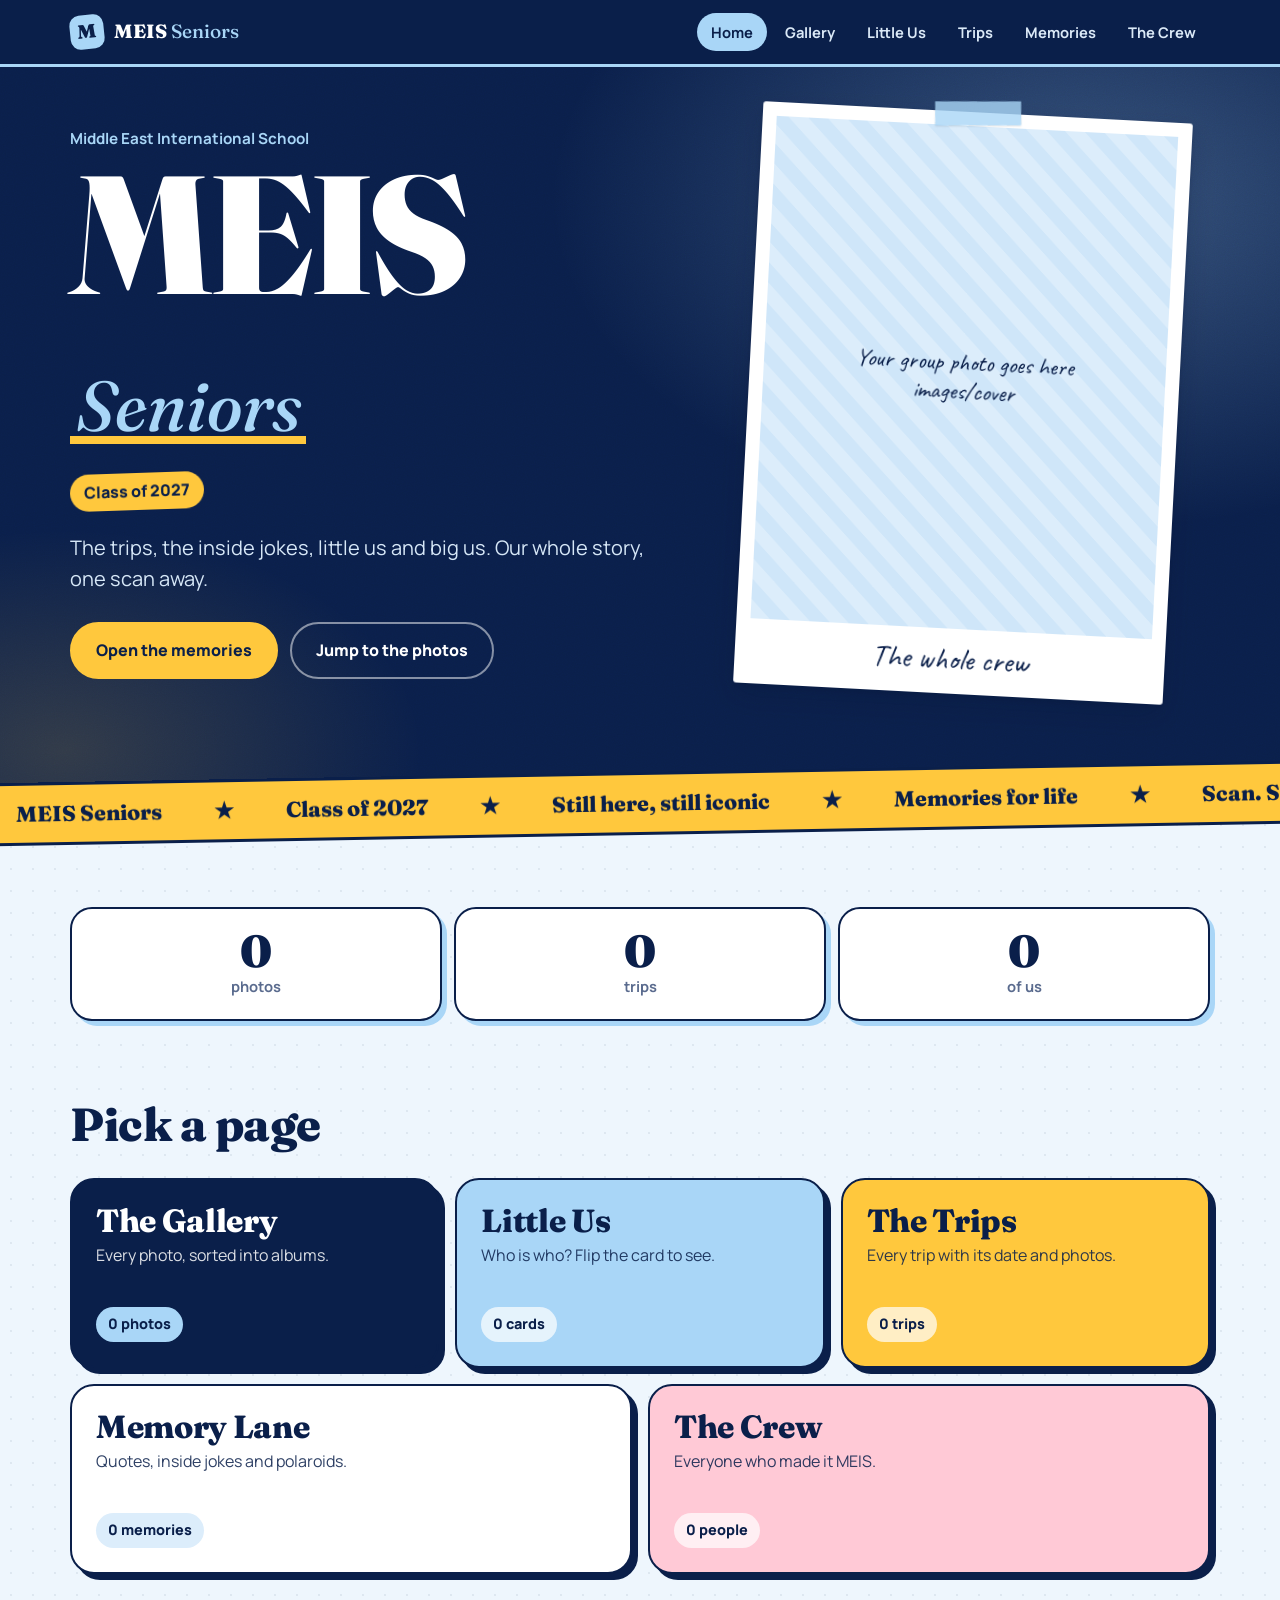
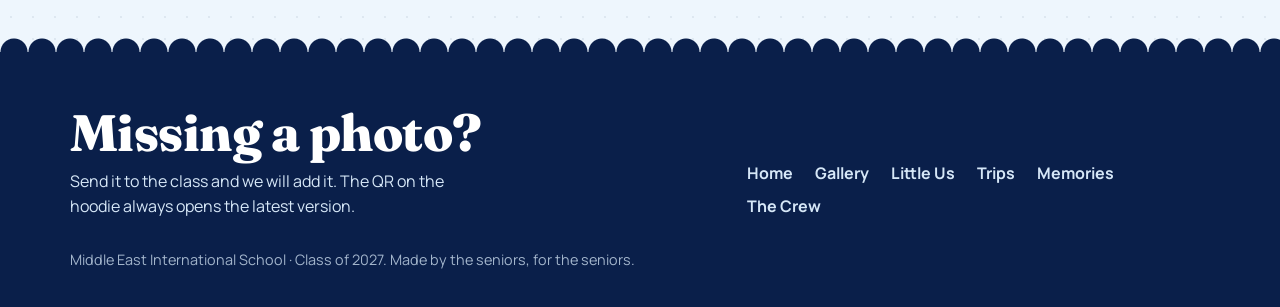
<file: index.html>
<!doctype html>
<html lang="en">
<head>
<meta charset="utf-8">
<meta name="viewport" content="width=device-width,initial-scale=1">
<title>MEIS Seniors</title>
<meta name="description" content="The MEIS Seniors memory site: photos, trips, little us and the whole crew.">
<meta name="robots" content="noindex,nofollow">
<meta name="theme-color" content="#0A1F4A">
<link rel="icon" href="favicon.svg" type="image/svg+xml">
<link rel="preconnect" href="https://fonts.googleapis.com">
<link rel="preconnect" href="https://fonts.gstatic.com" crossorigin>
<link href="https://fonts.googleapis.com/css2?family=Caveat:wght@500;700&family=Fraunces:ital,wght@0,600;0,800;0,900;1,500&family=Manrope:wght@500;600;700;800&display=swap" rel="stylesheet">
<link rel="stylesheet" href="css/style.css">
</head>
<body data-page="home">
<main id="app"><noscript><p style="padding:120px 20px">This page needs JavaScript to show the photos.</p></noscript></main>
<script src="js/core.js"></script>
<script src="js/pages.js"></script>
</body>
</html>
</file>
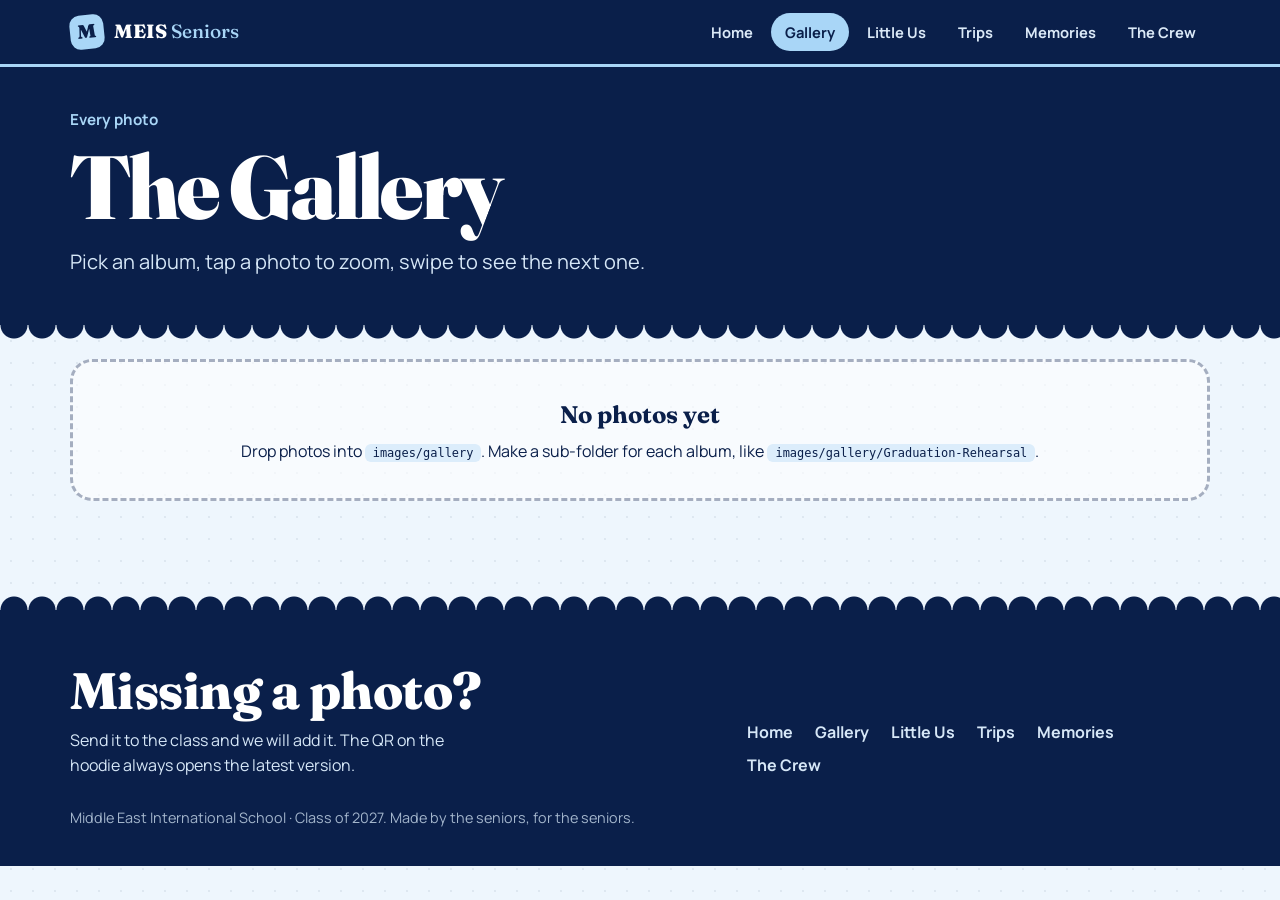
<file: gallery.html>
<!doctype html>
<html lang="en">
<head>
<meta charset="utf-8">
<meta name="viewport" content="width=device-width,initial-scale=1">
<title>The Gallery · MEIS Seniors</title>
<meta name="description" content="Every photo from the MEIS Seniors, sorted into albums.">
<meta name="robots" content="noindex,nofollow">
<meta name="theme-color" content="#0A1F4A">
<link rel="icon" href="favicon.svg" type="image/svg+xml">
<link rel="preconnect" href="https://fonts.googleapis.com">
<link rel="preconnect" href="https://fonts.gstatic.com" crossorigin>
<link href="https://fonts.googleapis.com/css2?family=Caveat:wght@500;700&family=Fraunces:ital,wght@0,600;0,800;0,900;1,500&family=Manrope:wght@500;600;700;800&display=swap" rel="stylesheet">
<link rel="stylesheet" href="css/style.css">
</head>
<body data-page="gallery">
<main id="app"><noscript><p style="padding:120px 20px">This page needs JavaScript to show the photos.</p></noscript></main>
<script src="js/core.js"></script>
<script src="js/pages.js"></script>
</body>
</html>
</file>
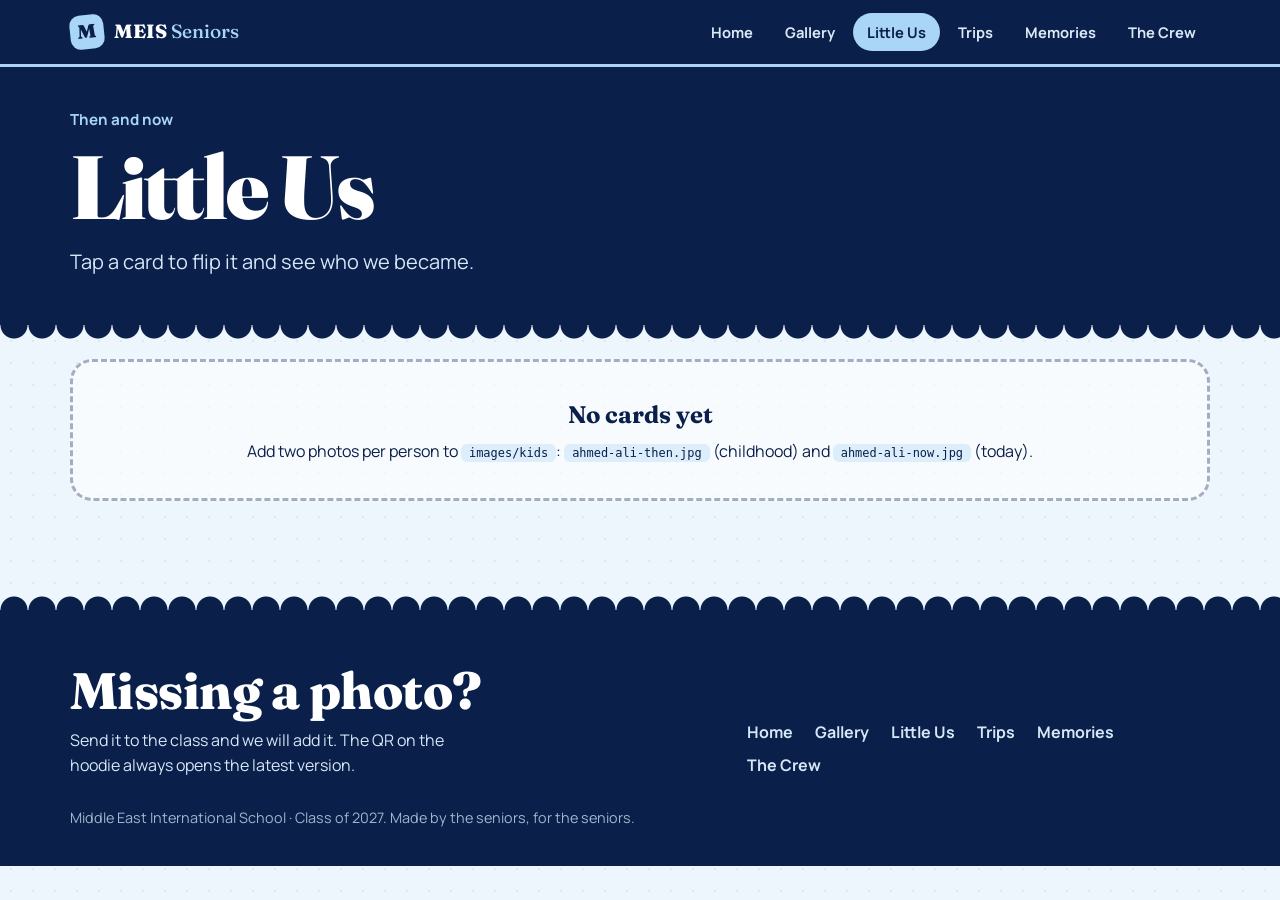
<file: kids.html>
<!doctype html>
<html lang="en">
<head>
<meta charset="utf-8">
<meta name="viewport" content="width=device-width,initial-scale=1">
<title>Little Us · MEIS Seniors</title>
<meta name="description" content="Then and now: flip the card to see who we became.">
<meta name="robots" content="noindex,nofollow">
<meta name="theme-color" content="#0A1F4A">
<link rel="icon" href="favicon.svg" type="image/svg+xml">
<link rel="preconnect" href="https://fonts.googleapis.com">
<link rel="preconnect" href="https://fonts.gstatic.com" crossorigin>
<link href="https://fonts.googleapis.com/css2?family=Caveat:wght@500;700&family=Fraunces:ital,wght@0,600;0,800;0,900;1,500&family=Manrope:wght@500;600;700;800&display=swap" rel="stylesheet">
<link rel="stylesheet" href="css/style.css">
</head>
<body data-page="kids">
<main id="app"><noscript><p style="padding:120px 20px">This page needs JavaScript to show the photos.</p></noscript></main>
<script src="js/core.js"></script>
<script src="js/pages.js"></script>
</body>
</html>
</file>
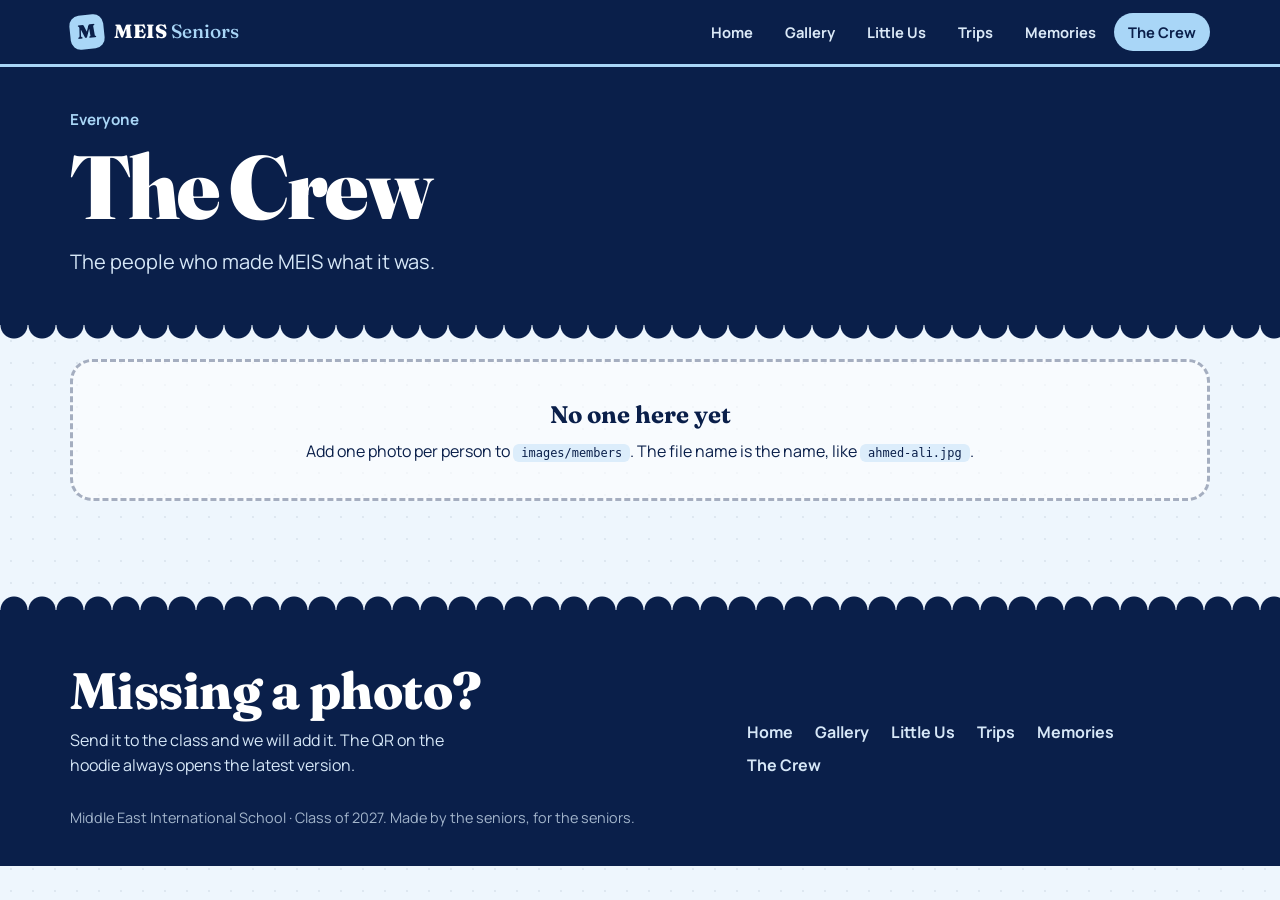
<file: members.html>
<!doctype html>
<html lang="en">
<head>
<meta charset="utf-8">
<meta name="viewport" content="width=device-width,initial-scale=1">
<title>The Crew · MEIS Seniors</title>
<meta name="description" content="Everyone from the MEIS Seniors.">
<meta name="robots" content="noindex,nofollow">
<meta name="theme-color" content="#0A1F4A">
<link rel="icon" href="favicon.svg" type="image/svg+xml">
<link rel="preconnect" href="https://fonts.googleapis.com">
<link rel="preconnect" href="https://fonts.gstatic.com" crossorigin>
<link href="https://fonts.googleapis.com/css2?family=Caveat:wght@500;700&family=Fraunces:ital,wght@0,600;0,800;0,900;1,500&family=Manrope:wght@500;600;700;800&display=swap" rel="stylesheet">
<link rel="stylesheet" href="css/style.css">
</head>
<body data-page="members">
<main id="app"><noscript><p style="padding:120px 20px">This page needs JavaScript to show the photos.</p></noscript></main>
<script src="js/core.js"></script>
<script src="js/pages.js"></script>
</body>
</html>
</file>
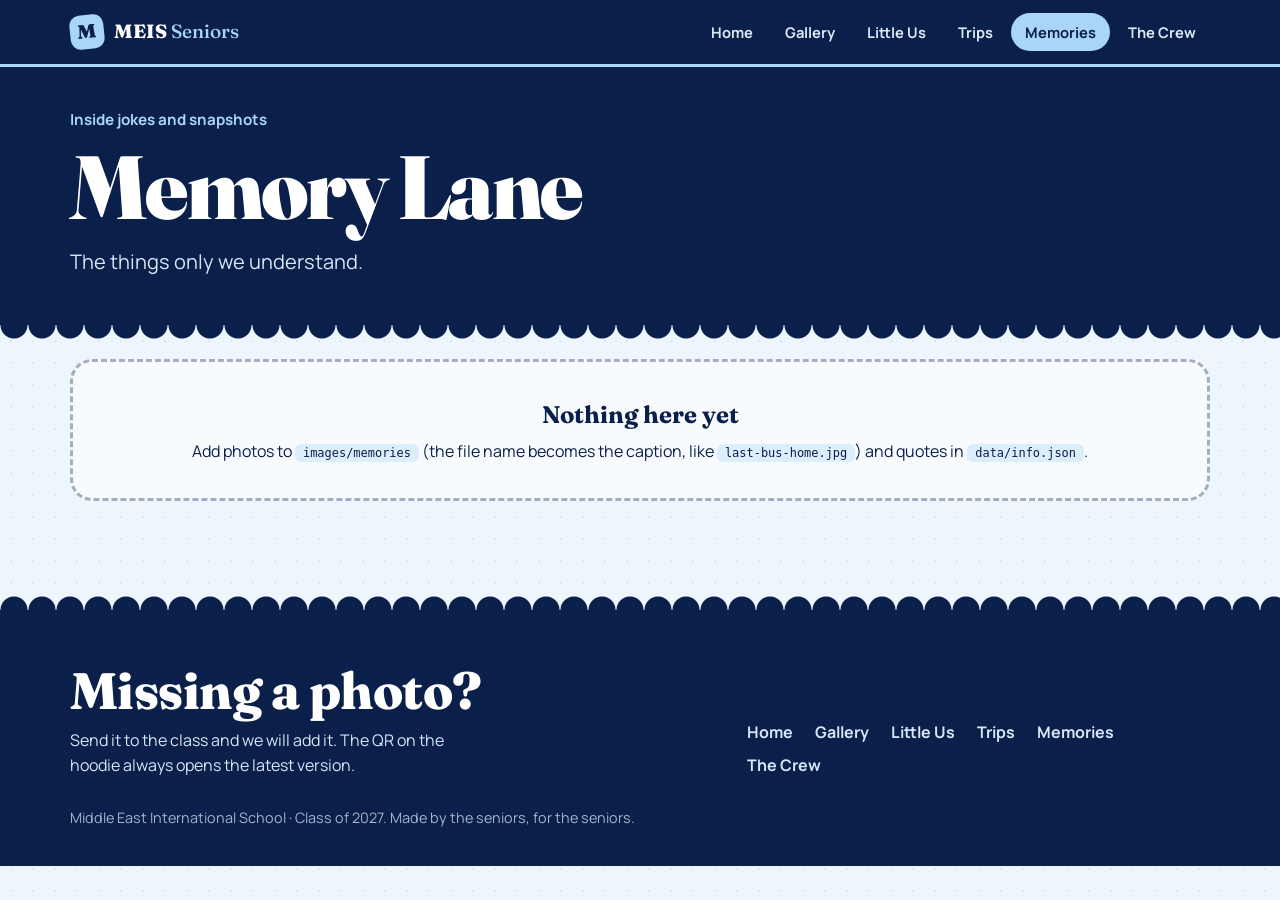
<file: memories.html>
<!doctype html>
<html lang="en">
<head>
<meta charset="utf-8">
<meta name="viewport" content="width=device-width,initial-scale=1">
<title>Memory Lane · MEIS Seniors</title>
<meta name="description" content="Inside jokes, quotes and snapshots from the MEIS Seniors.">
<meta name="robots" content="noindex,nofollow">
<meta name="theme-color" content="#0A1F4A">
<link rel="icon" href="favicon.svg" type="image/svg+xml">
<link rel="preconnect" href="https://fonts.googleapis.com">
<link rel="preconnect" href="https://fonts.gstatic.com" crossorigin>
<link href="https://fonts.googleapis.com/css2?family=Caveat:wght@500;700&family=Fraunces:ital,wght@0,600;0,800;0,900;1,500&family=Manrope:wght@500;600;700;800&display=swap" rel="stylesheet">
<link rel="stylesheet" href="css/style.css">
</head>
<body data-page="memories">
<main id="app"><noscript><p style="padding:120px 20px">This page needs JavaScript to show the photos.</p></noscript></main>
<script src="js/core.js"></script>
<script src="js/pages.js"></script>
</body>
</html>
</file>
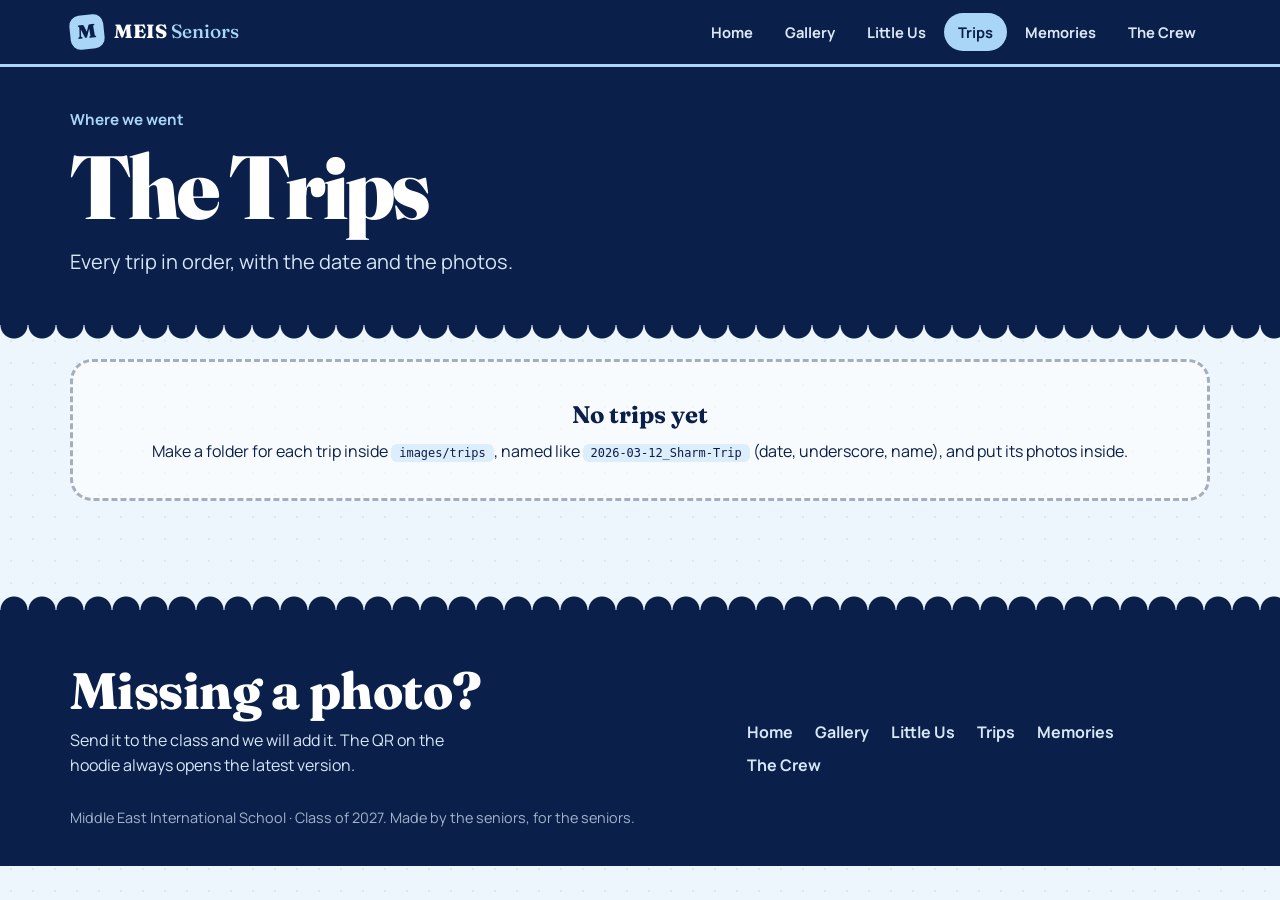
<file: trips.html>
<!doctype html>
<html lang="en">
<head>
<meta charset="utf-8">
<meta name="viewport" content="width=device-width,initial-scale=1">
<title>The Trips · MEIS Seniors</title>
<meta name="description" content="Every MEIS Seniors trip, with dates, places and photos.">
<meta name="robots" content="noindex,nofollow">
<meta name="theme-color" content="#0A1F4A">
<link rel="icon" href="favicon.svg" type="image/svg+xml">
<link rel="preconnect" href="https://fonts.googleapis.com">
<link rel="preconnect" href="https://fonts.gstatic.com" crossorigin>
<link href="https://fonts.googleapis.com/css2?family=Caveat:wght@500;700&family=Fraunces:ital,wght@0,600;0,800;0,900;1,500&family=Manrope:wght@500;600;700;800&display=swap" rel="stylesheet">
<link rel="stylesheet" href="css/style.css">
</head>
<body data-page="trips">
<main id="app"><noscript><p style="padding:120px 20px">This page needs JavaScript to show the photos.</p></noscript></main>
<script src="js/core.js"></script>
<script src="js/pages.js"></script>
</body>
</html>
</file>
<file: css/style.css>
/* MEIS Seniors — memory site
   Palette: navy + baby blue (hoodie + tee), sunny yellow and coral as sparks. */
:root{
  --navy:#0A1F4A; --navy-2:#13306B; --navy-3:#071533;
  --baby:#A9D6F7; --baby-soft:#DCEDFB; --sky:#EEF6FD; --baby-deep:#5FAEEA;
  --yellow:#FFC83D; --coral:#FF7A59; --pink:#FFC9D6;
  --ink:#0A1F4A; --muted:#5A6B8E;
  --serif:'Fraunces',Georgia,'Times New Roman',serif;
  --sans:'Manrope',system-ui,-apple-system,'Segoe UI',sans-serif;
  --hand:'Caveat','Comic Sans MS',cursive;
  --maxw:1140px; --nav-h:64px;
}
*{box-sizing:border-box;margin:0;padding:0}
html{scroll-behavior:smooth;-webkit-text-size-adjust:100%}
body{font-family:var(--sans);color:var(--ink);background:var(--sky);line-height:1.55;
  background-image:radial-gradient(rgba(10,31,74,.07) 1px,transparent 1px);background-size:22px 22px;overflow-x:hidden}
body.lock{overflow:hidden}
img{max-width:100%;display:block;height:auto}
a{color:inherit}
button{font:inherit;color:inherit}
:focus-visible{outline:3px solid var(--coral);outline-offset:3px;border-radius:6px}
.wrap{width:min(var(--maxw),100% - 40px);margin-inline:auto}
.sr{position:absolute;width:1px;height:1px;overflow:hidden;clip:rect(0 0 0 0);white-space:nowrap}

h1,h2,h3{font-family:var(--serif);line-height:1.05;letter-spacing:-.01em}
h2{font-size:clamp(1.9rem,4.5vw,2.9rem);font-weight:800}
.lead{font-size:clamp(1.05rem,2.2vw,1.25rem);max-width:56ch}
.eyebrow{font-weight:700;font-size:.95rem;color:var(--baby)}

/* buttons */
.btn{display:inline-flex;align-items:center;gap:8px;padding:14px 24px;border-radius:99px;border:2px solid var(--yellow);
  background:var(--yellow);color:var(--navy);font-weight:800;text-decoration:none;cursor:pointer;
  transition:transform .18s ease,box-shadow .18s ease}
.btn:hover{transform:translateY(-2px) rotate(-1deg);box-shadow:0 8px 0 rgba(0,0,0,.18)}
.btn.ghost{background:transparent;color:#fff;border-color:rgba(255,255,255,.5)}
.btn.ghost:hover{border-color:#fff}
.btn.dark{background:var(--navy);border-color:var(--navy);color:#fff}
.btn.small{padding:9px 16px;font-size:.9rem}

/* nav */
.nav{position:fixed;inset:0 0 auto 0;z-index:50;background:var(--navy);color:#fff;border-bottom:3px solid var(--baby)}
.nav .wrap{display:flex;align-items:center;justify-content:space-between;height:var(--nav-h)}
.brand{display:flex;align-items:center;gap:10px;text-decoration:none;font-family:var(--serif);font-weight:800;font-size:1.2rem}
.brand-mark{width:34px;height:34px;border-radius:10px;background:var(--baby);color:var(--navy);display:grid;place-items:center;font-weight:900;transform:rotate(-6deg)}
.brand em{font-style:normal;font-weight:500;color:var(--baby)}
.nav-links{display:flex;gap:4px}
.nav-links a{padding:8px 14px;border-radius:99px;text-decoration:none;font-weight:700;font-size:.92rem;color:#dbe9f7}
.nav-links a:hover{background:rgba(169,214,247,.18);color:#fff}
.nav-links a.active{background:var(--baby);color:var(--navy)}
.burger{display:none;width:44px;height:44px;border:0;background:transparent;cursor:pointer;place-items:center;border-radius:12px}
.burger span,.burger span::before,.burger span::after{display:block;width:22px;height:3px;border-radius:3px;background:#fff;position:relative;transition:transform .2s,background .2s}
.burger span::before,.burger span::after{content:"";position:absolute;left:0}
.burger span::before{top:-7px}.burger span::after{top:7px}
.nav.open .burger span{background:transparent}
.nav.open .burger span::before{top:0;transform:rotate(45deg)}
.nav.open .burger span::after{top:0;transform:rotate(-45deg)}
@media(max-width:860px){
  .burger{display:grid}
  .nav-links{position:fixed;inset:var(--nav-h) 0 0 0;background:var(--navy);flex-direction:column;padding:28px 20px;gap:6px;
    transform:translateY(-110%);visibility:hidden;transition:transform .3s ease,visibility .3s}
  .nav.open .nav-links{transform:none;visibility:visible}
  .nav-links a{font-family:var(--serif);font-size:2rem;font-weight:800;padding:10px 14px}
}

/* polaroid */
.pol{position:relative;display:block;width:100%;background:#fff;padding:10px 10px 12px;border:0;border-radius:3px;cursor:pointer;
  box-shadow:0 12px 28px rgba(7,21,51,.2),0 2px 5px rgba(7,21,51,.12);transform:rotate(var(--r,0deg));
  transition:transform .25s ease,box-shadow .25s ease;text-align:center}
.pol::before{content:"";position:absolute;top:-11px;left:50%;width:86px;height:24px;transform:translateX(-50%) rotate(-3deg);
  background:rgba(169,214,247,.8);box-shadow:0 1px 2px rgba(0,0,0,.1)}
.pol:hover{transform:rotate(0deg) translateY(-5px) scale(1.02);z-index:2;box-shadow:0 18px 34px rgba(7,21,51,.26)}
.pol img{width:100%;background:var(--baby-soft)}
.pol.sq img{aspect-ratio:1/1;object-fit:cover}
.pol .cap{display:block;font-family:var(--hand);font-size:1.4rem;line-height:1.1;padding:10px 4px 2px;color:var(--navy)}

/* hero (home) */
.hero{position:relative;background:var(--navy);color:#fff;padding:calc(var(--nav-h) + 48px) 0 72px;overflow:hidden}
.hero::before{content:"";position:absolute;inset:0;pointer-events:none;
  background:radial-gradient(60% 60% at 85% 25%,rgba(169,214,247,.28),transparent 70%),radial-gradient(40% 40% at 5% 95%,rgba(255,200,61,.16),transparent 70%)}
.hero::after{content:"";position:absolute;inset:0;pointer-events:none;opacity:.12;mix-blend-mode:overlay;
  background-image:url("data:image/svg+xml,%3Csvg xmlns='http://www.w3.org/2000/svg' width='160' height='160'%3E%3Cfilter id='n'%3E%3CfeTurbulence type='fractalNoise' baseFrequency='.9' numOctaves='2' stitchTiles='stitch'/%3E%3C/filter%3E%3Crect width='100%25' height='100%25' filter='url(%23n)'/%3E%3C/svg%3E")}
.hero-grid{position:relative;z-index:1;display:grid;gap:44px;align-items:center}
.mega{font-weight:900;font-size:clamp(4.6rem,22vw,10.5rem);line-height:.82;letter-spacing:-.035em;margin:14px 0 6px}
.mega span{display:block}
.mega .sub{font-size:.42em;font-weight:500;font-style:italic;color:var(--baby);letter-spacing:0;line-height:1.05;margin-top:.12em;
  background:linear-gradient(transparent 84%,var(--yellow) 84% 94%,transparent 94%);display:inline-block;padding:0 .08em .08em}
.pill{display:inline-block;background:var(--yellow);color:var(--navy);font-weight:800;padding:6px 14px;border-radius:99px;margin:18px 0 8px;transform:rotate(-2deg)}
.hero .lead{color:#d6e7f7;margin-top:14px}
.cta{display:flex;flex-wrap:wrap;gap:12px;margin-top:28px}
.hero-pol{max-width:430px;margin-inline:auto;padding:14px 14px 16px;--r:3deg;cursor:default;animation:drop .9s cubic-bezier(.2,.9,.25,1.2) .15s both}
.hero-pol:hover{transform:rotate(3deg)}
.hero-pol .cap{font-size:1.9rem;padding-top:14px}
.hero-pol .ph{aspect-ratio:4/5;object-fit:cover;width:100%}
.ph-empty{aspect-ratio:4/5;display:grid;place-items:center;text-align:center;padding:24px;color:var(--navy);
  background:repeating-linear-gradient(45deg,var(--baby-soft) 0 14px,#cfe6f9 14px 28px);font-family:var(--hand);font-size:1.5rem;line-height:1.2}
@keyframes drop{from{opacity:0;transform:translateY(-60px) rotate(-8deg)}to{opacity:1;transform:rotate(3deg)}}
@media(min-width:900px){.hero-grid{grid-template-columns:1.1fr .9fr}.hero{padding-bottom:96px}}

/* ticker */
.ticker{background:var(--yellow);color:var(--navy);overflow:hidden;border-block:3px solid var(--navy);transform:rotate(-1deg);margin:-18px -10px 0;position:relative;z-index:2}
.ticker-track{display:flex;width:max-content;animation:scroll 32s linear infinite}
.ticker span{font-family:var(--serif);font-weight:800;font-size:1.35rem;padding:12px 26px;white-space:nowrap}
.ticker span::after{content:"\2605";margin-left:52px;color:var(--navy)}
@keyframes scroll{to{transform:translateX(-50%)}}

/* sections */
.section{padding:72px 0 8px}
.section-head{margin-bottom:28px;display:flex;flex-wrap:wrap;align-items:end;justify-content:space-between;gap:12px}
.section-head p{color:var(--muted);max-width:46ch}

/* stats */
.facts{display:grid;gap:16px;grid-template-columns:1fr}
.count-card{background:var(--navy);color:#fff;border-radius:22px;padding:28px;position:relative;overflow:hidden}
.count-card .big{font-family:var(--serif);font-weight:900;font-size:clamp(3.6rem,12vw,6rem);line-height:.9;color:var(--yellow)}
.count-card p{margin-top:8px;color:#d6e7f7;font-weight:600}
.count-card::after{content:"";position:absolute;right:-40px;bottom:-40px;width:160px;height:160px;border-radius:50%;background:var(--navy-2)}
.numbers{display:grid;grid-template-columns:repeat(3,1fr);gap:12px}
.num{background:#fff;border-radius:22px;padding:20px 14px;text-align:center;border:2px solid var(--navy);box-shadow:5px 5px 0 var(--baby)}
.num b{display:block;font-family:var(--serif);font-size:clamp(1.8rem,6vw,2.8rem);font-weight:900;line-height:1}
.num span{font-weight:700;color:var(--muted);font-size:.92rem}
@media(min-width:900px){.facts.has-count{grid-template-columns:1fr 1.4fr;align-items:stretch}.numbers{align-content:center}}

/* collage */
.collage{display:grid;grid-template-columns:repeat(2,1fr);gap:22px 16px;padding-top:10px}
@media(min-width:760px){.collage{grid-template-columns:repeat(3,1fr);gap:30px 22px}}

/* tiles */
.tiles{display:grid;gap:16px;grid-template-columns:1fr}
.tile{display:flex;flex-direction:column;justify-content:space-between;gap:36px;min-height:190px;padding:24px;border-radius:24px;text-decoration:none;
  border:2px solid var(--navy);box-shadow:6px 6px 0 var(--navy);transition:transform .2s ease,box-shadow .2s ease}
.tile:hover{transform:translate(-3px,-3px) rotate(-.6deg);box-shadow:10px 10px 0 var(--navy)}
.tile h3{font-size:2rem;font-weight:800}
.tile p{margin-top:6px;opacity:.85;max-width:30ch}
.tile .count{align-self:flex-start;font-weight:800;font-size:.9rem;padding:6px 12px;border-radius:99px;background:rgba(255,255,255,.7);color:var(--navy)}
.t-navy{background:var(--navy);color:#fff}.t-navy .count{background:var(--baby)}
.t-baby{background:var(--baby)}
.t-yellow{background:var(--yellow)}
.t-white{background:#fff}.t-white .count{background:var(--baby-soft)}
.t-pink{background:var(--pink)}
@media(min-width:620px){.tiles{grid-template-columns:repeat(2,1fr)}.tile:last-child{grid-column:1/-1}}
@media(min-width:980px){.tiles{grid-template-columns:repeat(6,1fr)}.tile{grid-column:span 2}.tile:nth-child(n+4){grid-column:span 3}.tile:last-child{grid-column:span 3}}

/* inner page head */
.page-head{position:relative;background:var(--navy);color:#fff;padding:calc(var(--nav-h) + 44px) 0 48px;margin-bottom:34px}
.page-head::after{content:"";position:absolute;left:0;right:0;top:100%;height:14px;
  background:radial-gradient(circle at 14px 0,var(--navy) 13px,transparent 14px) 0 0/28px 14px repeat-x}
.page-head h1{font-weight:900;font-size:clamp(2.8rem,10vw,5.6rem);letter-spacing:-.03em;margin:8px 0 12px}
.page-head .lead{color:#d6e7f7}
main{min-height:60vh}
.page-body{padding-bottom:30px}

/* toolbar & chips */
.toolbar{display:flex;flex-wrap:wrap;gap:10px;align-items:center;margin-bottom:26px}
.chip{border:2px solid var(--navy);background:#fff;color:var(--navy);border-radius:99px;padding:8px 16px;font-weight:700;cursor:pointer;transition:background .15s,transform .15s}
.chip:hover{background:var(--baby-soft)}
.chip[aria-pressed="true"]{background:var(--navy);color:#fff}
.toolbar .grow{flex:1}
.status{color:var(--muted);font-weight:600}
.search{border:2px solid var(--navy);border-radius:99px;padding:10px 18px;font:inherit;background:#fff;min-width:min(100%,280px);color:var(--navy)}

/* masonry gallery */
.masonry{columns:2;column-gap:10px}
.masonry button{display:block;width:100%;border:0;padding:0;margin:0 0 10px;background:var(--baby-soft);cursor:zoom-in;break-inside:avoid;border-radius:10px;overflow:hidden;
  transition:transform .2s,box-shadow .2s}
.masonry button:hover{transform:scale(1.02);box-shadow:0 10px 24px rgba(7,21,51,.25)}
.masonry img{width:100%}
@media(min-width:700px){.masonry{columns:3;column-gap:14px}.masonry button{margin-bottom:14px}}
@media(min-width:1000px){.masonry{columns:4}}

/* little us flip cards */
.flips{display:grid;gap:26px 18px;grid-template-columns:repeat(2,1fr)}
@media(min-width:760px){.flips{grid-template-columns:repeat(3,1fr)}}
@media(min-width:1000px){.flips{grid-template-columns:repeat(4,1fr)}}
.flip-card{width:100%;background:#fff;border:0;border-radius:3px;padding:10px 10px 12px;cursor:pointer;text-align:center;
  box-shadow:0 12px 26px rgba(7,21,51,.18);transform:rotate(var(--r,0deg));transition:transform .25s}
.flip-card:hover{transform:rotate(0) translateY(-4px)}
.flip-card.single{cursor:default}
.flip-photo{display:block;position:relative;aspect-ratio:3/4;perspective:900px}
.flip-in{position:absolute;inset:0;transition:transform .6s cubic-bezier(.3,.7,.2,1);transform-style:preserve-3d}
.flip-card.flipped .flip-in{transform:rotateY(180deg)}
.face{position:absolute;inset:0;overflow:hidden;background:var(--baby-soft);backface-visibility:hidden;-webkit-backface-visibility:hidden}
.face.back{transform:rotateY(180deg)}
.face img{width:100%;height:100%;object-fit:cover}
.tag{position:absolute;left:8px;bottom:8px;background:var(--navy);color:#fff;font-size:.78rem;font-weight:800;padding:4px 11px;border-radius:99px}
.face.back .tag{background:var(--yellow);color:var(--navy)}
.flip-name{display:block;font-family:var(--hand);font-size:1.55rem;line-height:1.1;margin-top:10px;transition:filter .3s}
.guess .flip-card:not(.flipped):not(.single) .flip-name{filter:blur(7px)}
.hint{font-family:var(--hand);font-size:1.35rem;color:var(--muted)}

/* trips timeline */
.timeline{list-style:none;position:relative}
.timeline::before{content:"";position:absolute;left:34px;top:10px;bottom:10px;width:3px;
  background:repeating-linear-gradient(to bottom,rgba(10,31,74,.3) 0 8px,transparent 8px 16px)}
.trip{display:grid;grid-template-columns:70px 1fr;gap:16px;margin-bottom:30px;position:relative}
.trip-date{position:relative;z-index:1;align-self:start;width:70px;text-align:center;background:var(--navy);color:#fff;border-radius:16px;padding:9px 0;box-shadow:0 0 0 6px var(--sky)}
.trip-date b{display:block;font-family:var(--serif);font-size:1.8rem;font-weight:900;line-height:1}
.trip-date span{display:block;font-weight:800;font-size:.82rem;color:var(--baby)}
.trip-date small{display:block;font-size:.72rem;opacity:.8}
.trip-card{background:#fff;border:2px solid var(--navy);border-radius:20px;padding:20px;box-shadow:6px 6px 0 var(--baby)}
.trip-card h3{font-size:clamp(1.5rem,4vw,2rem);font-weight:800}
.chips{display:flex;flex-wrap:wrap;gap:8px;margin:10px 0 0}
.chips span{display:inline-flex;align-items:center;gap:6px;background:var(--baby-soft);border-radius:99px;padding:4px 12px;font-size:.88rem;font-weight:700}
.chips svg{width:14px;height:14px}
.story{margin-top:12px;max-width:62ch}
.strip{display:grid;grid-template-columns:repeat(4,1fr);gap:6px;margin-top:16px}
.strip button{position:relative;aspect-ratio:1/1;border:0;padding:0;cursor:zoom-in;border-radius:10px;overflow:hidden;background:var(--baby-soft)}
.strip img{width:100%;height:100%;object-fit:cover;transition:transform .3s}
.strip button:hover img{transform:scale(1.07)}
.strip .more{position:absolute;inset:0;display:grid;place-items:center;background:rgba(10,31,74,.7);color:#fff;font-family:var(--serif);font-weight:800;font-size:1.5rem}
@media(min-width:720px){.strip{grid-template-columns:repeat(6,1fr)}.trip{grid-template-columns:90px 1fr;gap:22px}.timeline::before{left:44px}.trip-date{width:90px}.trip-date b{font-size:2.2rem}}

/* memory lane */
.quotes{columns:1;column-gap:16px}
@media(min-width:640px){.quotes{columns:2}}
@media(min-width:1000px){.quotes{columns:3}}
.q{break-inside:avoid;margin:0 0 16px;padding:24px;border-radius:22px;border:2px solid var(--navy);position:relative}
.q::before{content:"\201C";position:absolute;top:-4px;left:14px;font-family:var(--serif);font-weight:900;font-size:4.6rem;line-height:1;opacity:.28}
.q p{font-family:var(--serif);font-size:1.3rem;font-weight:600;line-height:1.3;padding-top:20px}
.q footer{margin-top:14px;font-weight:700;font-size:.92rem;display:flex;gap:8px;flex-wrap:wrap;align-items:center}
.q footer i{font-style:normal;background:rgba(255,255,255,.65);color:var(--navy);padding:2px 10px;border-radius:99px;font-size:.82rem}
.q0{background:var(--navy);color:#fff}.q0 footer{color:var(--baby)}
.q1{background:var(--baby)}
.q2{background:var(--yellow)}
.q3{background:#fff}
.q4{background:var(--pink)}
.wall{columns:2;column-gap:18px;padding-top:8px}
.wall .pol{margin-bottom:26px;break-inside:avoid}
@media(min-width:760px){.wall{columns:3;column-gap:26px}}
@media(min-width:1000px){.wall{columns:4}}

/* crew */
.crew{display:grid;gap:22px 16px;grid-template-columns:repeat(2,1fr)}
@media(min-width:760px){.crew{grid-template-columns:repeat(3,1fr)}}
@media(min-width:1000px){.crew{grid-template-columns:repeat(4,1fr)}}
.person{background:#fff;border:2px solid var(--navy);border-radius:20px;overflow:hidden;box-shadow:5px 5px 0 var(--baby);display:flex;flex-direction:column}
.person[hidden]{display:none}
.person button{border:0;padding:0;cursor:zoom-in;display:block;width:100%;background:var(--baby-soft)}
.person img{width:100%;aspect-ratio:4/5;object-fit:cover}
.person-info{padding:12px 14px 16px}
.person h3{font-size:1.3rem;font-weight:800}
.person .title{display:inline-block;margin-top:6px;background:var(--yellow);font-weight:800;font-size:.8rem;padding:3px 10px;border-radius:99px}
.person blockquote{margin-top:8px;font-family:var(--hand);font-size:1.3rem;line-height:1.1;color:var(--navy-2)}

/* empty + notices */
.empty{border:3px dashed rgba(10,31,74,.35);border-radius:22px;padding:34px 22px;text-align:center;background:rgba(255,255,255,.6)}
.empty b{display:block;font-family:var(--serif);font-size:1.5rem;margin-bottom:6px}
.empty code,.notice code{background:var(--baby-soft);padding:2px 8px;border-radius:6px;font-size:.92em}
.notice{background:#fff;border:2px solid var(--coral);border-radius:18px;padding:20px;margin:20px 0}

/* lightbox */
.lb{position:fixed;inset:0;z-index:100;background:rgba(4,11,28,.95);display:none;align-items:center;justify-content:center;flex-direction:column;padding:56px 12px 64px}
.lb{color:#fff}
.lb.on{display:flex}
.lb figure{max-width:100%;max-height:100%;display:flex;flex-direction:column;align-items:center;gap:10px}
.lb img{max-width:100%;max-height:calc(100vh - 150px);max-height:calc(100dvh - 150px);object-fit:contain;border-radius:6px;background:#0d1b3a}
.lb figcaption{color:#fff;font-family:var(--hand);font-size:1.5rem;text-align:center;min-height:1.5em}
.lb button,.lb a{color:#fff}
.lb-x{position:absolute;top:10px;right:10px;width:46px;height:46px;border-radius:50%;border:0;background:rgba(255,255,255,.14);font-size:1.8rem;cursor:pointer}
.lb-nav{position:absolute;top:50%;transform:translateY(-50%);width:46px;height:60px;border:0;background:rgba(255,255,255,.12);font-size:2.2rem;cursor:pointer;border-radius:12px}
.lb-prev{left:6px}.lb-next{right:6px}
.lb-x:hover,.lb-nav:hover{background:rgba(255,255,255,.28)}
.lb-bar{position:absolute;bottom:14px;left:0;right:0;display:flex;justify-content:center;gap:18px;align-items:center;font-weight:700}
.lb-dl{background:var(--yellow);color:var(--navy)!important;padding:8px 16px;border-radius:99px;text-decoration:none;font-size:.9rem}
.lb.one .lb-nav{display:none}

/* music */
.music{position:fixed;right:16px;bottom:16px;z-index:60;display:flex;align-items:center;gap:8px;border:2px solid var(--navy);background:var(--yellow);color:var(--navy);
  font-weight:800;padding:10px 16px;border-radius:99px;cursor:pointer;box-shadow:0 6px 0 rgba(10,31,74,.3)}
.music[aria-pressed="true"]{background:var(--baby)}

/* footer */
.foot{margin-top:70px;background:var(--navy);color:#d6e7f7;padding:54px 0 36px;position:relative}
.foot::before{content:"";position:absolute;left:0;right:0;bottom:100%;height:14px;
  background:radial-gradient(circle at 14px 14px,var(--navy) 13px,transparent 14px) 0 0/28px 14px repeat-x}
.foot-grid{display:grid;gap:30px}
.foot h2{color:#fff;font-size:clamp(2rem,6vw,3.2rem)}
.foot-links{display:flex;flex-wrap:wrap;gap:8px 22px;list-style:none}
.foot-links a{text-decoration:none;font-weight:700}
.foot-links a:hover{color:var(--yellow)}
.fine{margin-top:30px;font-size:.9rem;opacity:.75}
@media(min-width:800px){.foot-grid{grid-template-columns:1.4fr 1fr;align-items:end}}

@media(prefers-reduced-motion:reduce){
  *,*::before,*::after{animation:none!important;transition:none!important;scroll-behavior:auto!important}
  .hero-pol{opacity:1}
}
</file>
